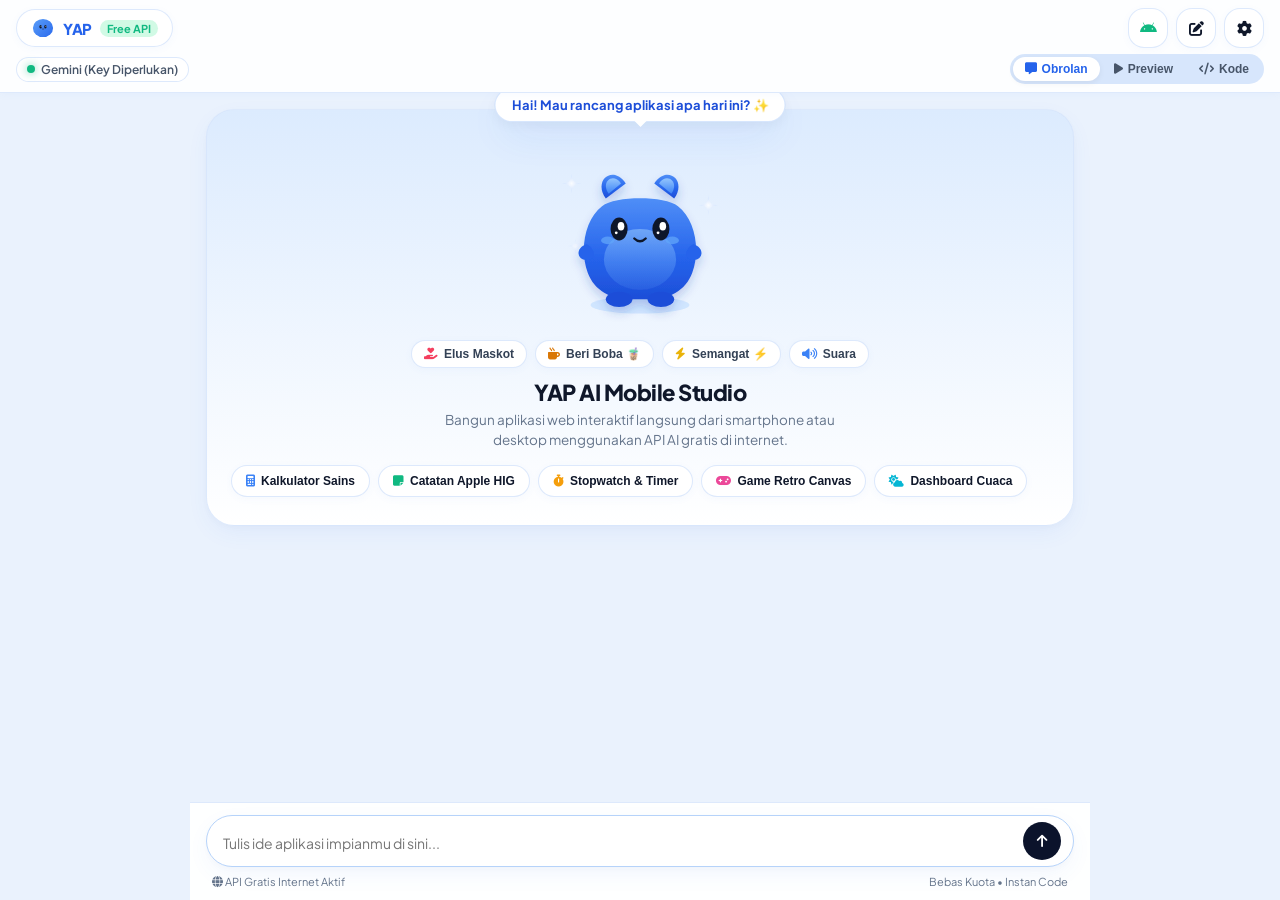
<file: index.html>
<!DOCTYPE html>
<html lang="id">
<head>
  <meta charset="UTF-8">
  <meta name="viewport" content="width=device-width, initial-scale=1.0, maximum-scale=1.0, user-scalable=no, viewport-fit=cover">
  <title>YAP - Mobile AI Studio (Free API Edition)</title>
  
  <!-- Fonts & Icons -->
  <link rel="preconnect" href="https://fonts.googleapis.com">
  <link rel="preconnect" href="https://fonts.gstatic.com" crossorigin>
  <link href="https://fonts.googleapis.com/css2?family=Plus+Jakarta+Sans:wght@400;500;600;700;800&family=JetBrains+Mono:wght@400;600;700&display=swap" rel="stylesheet">
  <link rel="stylesheet" href="https://cdnjs.cloudflare.com/ajax/libs/font-awesome/6.5.1/css/all.min.css">
  
  <!-- Custom Design System Stylesheet -->
  <link rel="stylesheet" href="css/style.css">
</head>
<body>

  <!-- Top App Navigation Header -->
  <header class="app-header">
    <div class="header-top">
      <div class="header-left">
        <div class="brand-pill" onclick="switchTab('chat')">
          <svg class="brand-logo-img" viewBox="0 0 100 100" fill="none" xmlns="http://www.w3.org/2000/svg">
            <ellipse cx="50" cy="50" rx="42" ry="38" fill="url(#brandGrad)" />
            <ellipse cx="40" cy="45" rx="5" ry="7" fill="#0F172A" />
            <circle cx="42" cy="43" r="2" fill="#FFFFFF" />
            <ellipse cx="60" cy="45" rx="5" ry="7" fill="#0F172A" />
            <circle cx="62" cy="43" r="2" fill="#FFFFFF" />
            <path d="M 46 54 Q 50 58 54 54" stroke="#0F172A" stroke-width="2" stroke-linecap="round" fill="none" />
            <defs>
              <linearGradient id="brandGrad" x1="0" y1="0" x2="100" y2="100" gradientUnits="userSpaceOnUse">
                <stop stop-color="#60A5FA"/>
                <stop offset="1" stop-color="#2563EB"/>
              </linearGradient>
            </defs>
          </svg>
          <span class="brand-title">YAP</span>
          <span class="brand-badge">Free API</span>
        </div>
      </div>

      <div class="header-right">
        <a href="yap.apk" download="yap.apk" class="icon-btn" title="Unduh YAP Mobile APK (Android)" aria-label="Unduh APK" style="color:#10b981;text-decoration:none;">
          <i class="fa-brands fa-android"></i>
        </a>
        <button class="icon-btn" onclick="clearChatHistory()" title="Obrolan Baru / Bersihkan" aria-label="Obrolan Baru">
          <i class="fa-solid fa-pen-to-square"></i>
        </button>
        <button class="icon-btn" onclick="openSettingsModal()" title="Pengaturan API &amp; Model" aria-label="Pengaturan">
          <i class="fa-solid fa-gear"></i>
        </button>
      </div>
    </div>

    <!-- Secondary Tab Navigation & API Status -->
    <div class="header-sub">
      <div class="api-status-badge" id="header-api-status" title="API Status: Terhubung">
        <span class="status-dot"></span>
        <span id="header-api-badge">Pollinations (openai)</span>
      </div>

      <nav class="nav-tabs" aria-label="Navigasi Utama">
        <button class="nav-tab-btn active" id="btn-tab-chat" onclick="switchTab('chat')">
          <i class="fa-solid fa-message"></i> Obrolan
        </button>
        <button class="nav-tab-btn" id="btn-tab-preview" onclick="switchTab('preview')">
          <i class="fa-solid fa-play"></i> Preview
        </button>
        <button class="nav-tab-btn" id="btn-tab-code" onclick="switchTab('code')">
          <i class="fa-solid fa-code"></i> Kode
        </button>
      </nav>
    </div>
  </header>

  <!-- Main Viewports Container -->
  <main class="main-viewport">

    <!-- ================= VIEW 1: CHAT & BUILDER ================= -->
    <section class="tab-view active" id="tab-chat" aria-label="Tampilan Obrolan AI">
      <div class="chat-scroll" id="chat-scroll">
        
        <!-- Interactive Mascot Hero Card -->
        <div class="mascot-hero-card">
          
          <div class="mascot-interactive-container" id="mascot-interactive-box" title="Klik maskot untuk interaksi!">
            <!-- Dynamic Floating Speech Bubble -->
            <div class="mascot-speech-bubble" id="mascot-speech-bubble">
              <span id="mascot-bubble-text">Hai! Mau rancang aplikasi apa hari ini? ✨</span>
            </div>

            <!-- Floating Particles Burst -->
            <div id="mascot-particles"></div>

            <!-- Mascot SVG Character (Symmetric Cute Resting Paws - NO awkward long waving arm!) -->
            <div class="mascot-svg-wrap" id="mascot-svg-wrap">
              <svg xmlns="http://www.w3.org/2000/svg" viewBox="0 0 200 200" width="100%" height="100%">
                <defs>
                  <linearGradient id="mascotBodyGrad" x1="0%" y1="0%" x2="0%" y2="100%">
                    <stop offset="0%" stop-color="#4F8EF7" />
                    <stop offset="60%" stop-color="#2563EB" />
                    <stop offset="100%" stop-color="#1D4ED8" />
                  </linearGradient>

                  <linearGradient id="bellySoftGrad" x1="0%" y1="0%" x2="0%" y2="100%">
                    <stop offset="0%" stop-color="#93C5FD" stop-opacity="0.6" />
                    <stop offset="100%" stop-color="#60A5FA" stop-opacity="0.15" />
                  </linearGradient>

                  <linearGradient id="earGradient" x1="0%" y1="0%" x2="0%" y2="100%">
                    <stop offset="0%" stop-color="#93C5FD" />
                    <stop offset="100%" stop-color="#3B82F6" />
                  </linearGradient>

                  <filter id="softShadow" x="-10%" y="-10%" width="120%" height="130%">
                    <feDropShadow dx="0" dy="6" stdDeviation="5" flood-color="#1E40AF" flood-opacity="0.22" />
                  </filter>

                  <radialGradient id="sparkleGrad" cx="50%" cy="50%" r="50%">
                    <stop offset="0%" stop-color="#FFFFFF" />
                    <stop offset="100%" stop-color="#C7DCFF" stop-opacity="0.8" />
                  </radialGradient>
                </defs>

                <!-- Ambient Sparkle Stars -->
                <g opacity="0.85">
                  <path d="M 28 42 Q 28 52 18 52 Q 28 52 28 62 Q 28 52 38 52 Q 28 52 28 42 Z" fill="url(#sparkleGrad)" />
                  <path d="M 172 65 Q 172 75 162 75 Q 172 75 172 85 Q 172 75 182 75 Q 172 75 172 65 Z" fill="url(#sparkleGrad)" />
                  <path d="M 32 110 Q 32 118 24 118 Q 32 118 32 126 Q 32 118 40 118 Q 32 118 32 110 Z" fill="url(#sparkleGrad)" opacity="0.6" />
                </g>

                <!-- Ground Shadow -->
                <ellipse cx="100" cy="180" rx="52" ry="9" fill="#93C5FD" opacity="0.32" />

                <!-- Character Group -->
                <g filter="url(#softShadow)">
                  <!-- Left Ear -->
                  <path d="M 64 68 C 50 48, 72 32, 85 52 Z" fill="url(#mascotBodyGrad)" />
                  <path d="M 67 63 C 58 50, 72 40, 80 52 Z" fill="url(#earGradient)" />

                  <!-- Right Ear -->
                  <path d="M 136 68 C 150 48, 128 32, 115 52 Z" fill="url(#mascotBodyGrad)" />
                  <path d="M 133 63 C 142 50, 128 40, 120 52 Z" fill="url(#earGradient)" />

                  <!-- Chubby Pear Body -->
                  <path d="
                    M 60 76
                    C 42 90, 36 122, 45 146
                    C 52 165, 70 174, 88 174
                    L 112 174
                    C 130 174, 148 165, 155 146
                    C 164 122, 158 90, 140 76
                    C 126 65, 74 65, 60 76 Z
                  " fill="url(#mascotBodyGrad)" />

                  <!-- Belly Highlight -->
                  <ellipse cx="100" cy="132" rx="38" ry="32" fill="url(#bellySoftGrad)" />

                  <!-- Feet -->
                  <ellipse cx="78" cy="174" rx="14" ry="8" fill="#1D4ED8" />
                  <ellipse cx="122" cy="174" rx="14" ry="8" fill="#1D4ED8" />

                  <!-- Left Paw (Cute Resting Paw) -->
                  <path id="mascot-left-arm" d="M 44 116 C 30 120, 34 136, 48 132 C 54 130, 52 120, 44 116 Z" fill="#2563EB" />

                  <!-- Right Paw (Symmetric Cute Resting Paw - Clean & Cute!) -->
                  <path id="mascot-right-arm" d="M 156 116 C 170 120, 166 136, 152 132 C 146 130, 148 120, 156 116 Z" fill="#2563EB" />

                  <!-- === Face Layers === -->
                  <!-- 1. Normal Eyes with Trackable Pupils -->
                  <g id="mascot-eyes-normal">
                    <!-- Left Socket & Pupil -->
                    <ellipse cx="78" cy="100" rx="9" ry="12" fill="#0F172A" />
                    <g id="mascot-pupil-left">
                      <ellipse cx="80" cy="97" rx="3.5" ry="4.5" fill="#FFFFFF" />
                      <circle cx="75" cy="104" r="1.5" fill="#FFFFFF" />
                    </g>

                    <!-- Right Socket & Pupil -->
                    <ellipse cx="122" cy="100" rx="9" ry="12" fill="#0F172A" />
                    <g id="mascot-pupil-right">
                      <ellipse cx="124" cy="97" rx="3.5" ry="4.5" fill="#FFFFFF" />
                      <circle cx="119" cy="104" r="1.5" fill="#FFFFFF" />
                    </g>
                  </g>

                  <!-- 2. Happy / Curved Eyes (Active when Laughing / Happy) -->
                  <g id="mascot-eyes-happy" style="display:none;">
                    <path d="M 68 100 Q 78 88 88 100" fill="none" stroke="#0F172A" stroke-width="3.6" stroke-linecap="round" />
                    <path d="M 112 100 Q 122 88 132 100" fill="none" stroke="#0F172A" stroke-width="3.6" stroke-linecap="round" />
                  </g>

                  <!-- 3. Heart Eyes (Active on Pet / In Love) -->
                  <g id="mascot-eyes-love" style="display:none;">
                    <path d="M 78 94 C 74 88, 66 90, 68 98 C 70 104, 78 108, 78 111 C 78 108, 86 104, 88 98 C 90 90, 82 88, 78 94 Z" fill="#F43F5E" />
                    <path d="M 122 94 C 118 88, 110 90, 112 98 C 114 104, 122 108, 122 111 C 122 108, 130 104, 132 98 C 134 90, 126 88, 122 94 Z" fill="#F43F5E" />
                  </g>

                  <!-- Cheeks -->
                  <ellipse id="mascot-cheek-left" cx="66" cy="112" rx="7" ry="4" fill="#60A5FA" opacity="0.75" />
                  <ellipse id="mascot-cheek-right" cx="134" cy="112" rx="7" ry="4" fill="#60A5FA" opacity="0.75" />

                  <!-- Mouths -->
                  <path id="mascot-mouth-normal" d="M 94 110 Q 100 116 106 110" fill="none" stroke="#0F172A" stroke-width="2.5" stroke-linecap="round" />
                  <path id="mascot-mouth-happy" d="M 92 110 Q 100 122 108 110 Z" fill="#FB7185" stroke="#0F172A" stroke-width="2" style="display:none;" />
                  <ellipse id="mascot-mouth-surprised" cx="100" cy="114" rx="4" ry="6" fill="#0F172A" style="display:none;" />
                </g>
              </svg>
            </div>
          </div>

          <!-- Interactive Mascot Action Buttons -->
          <div class="mascot-action-bar">
            <button class="mascot-btn" onclick="mascotAction('pet')">
              <i class="fa-solid fa-hand-holding-heart" style="color:#f43f5e;"></i> Elus Maskot
            </button>
            <button class="mascot-btn" onclick="mascotAction('boba')">
              <i class="fa-solid fa-mug-hot" style="color:#d97706;"></i> Beri Boba 🧋
            </button>
            <button class="mascot-btn" onclick="mascotAction('boost')">
              <i class="fa-solid fa-bolt" style="color:#eab308;"></i> Semangat ⚡
            </button>
            <button class="mascot-btn" onclick="mascotAction('sound')" title="Nyalakan/Matikan Efek Suara">
              <i class="fa-solid fa-volume-high" style="color:#3b82f6;"></i> Suara
            </button>
          </div>

          <h2 class="hero-title">YAP AI Mobile Studio</h2>
          <p class="hero-subtitle">Bangun aplikasi web interaktif langsung dari smartphone atau desktop menggunakan API AI gratis di internet.</p>

          <!-- Prompt Inspiration Chips Bar -->
          <div class="prompt-chips-bar">
            <button class="prompt-chip" onclick="useChip('Buatkan aplikasi kalkulator modern estetik dengan tombol sains dan riwayat')">
              <i class="fa-solid fa-calculator" style="color:#3b82f6;"></i> Kalkulator Sains
            </button>
            <button class="prompt-chip" onclick="useChip('Buatkan aplikasi catatan cerdas (Notes App) bergaya Apple HIG dengan fitur pin dan tag')">
              <i class="fa-solid fa-note-sticky" style="color:#10b981;"></i> Catatan Apple HIG
            </button>
            <button class="prompt-chip" onclick="useChip('Buatkan aplikasi stopwatch dan timer modern lengkap dengan lap recording dan suara')">
              <i class="fa-solid fa-stopwatch" style="color:#f59e0b;"></i> Stopwatch &amp; Timer
            </button>
            <button class="prompt-chip" onclick="useChip('Buatkan game arkade retro luar angkasa dengan canvas 60fps dan kontrol sentuh HP')">
              <i class="fa-solid fa-gamepad" style="color:#ec4899;"></i> Game Retro Canvas
            </button>
            <button class="prompt-chip" onclick="useChip('Buatkan dashboard cuaca interaktif dengan kartu glassmorphism dan ramalan mingguan')">
              <i class="fa-solid fa-cloud-sun" style="color:#06b6d4;"></i> Dashboard Cuaca
            </button>
          </div>

        </div>

      </div>

      <!-- Floating Chat Input Dock -->
      <footer class="chat-input-dock">
        <div class="input-box-wrapper">
          <textarea id="chat-input" class="chat-textarea" placeholder="Tulis ide aplikasi impianmu di sini..." rows="1"></textarea>
          <button class="chat-send-btn" id="btn-send" title="Kirim Ide" aria-label="Kirim">
            <i class="fa-solid fa-arrow-up"></i>
          </button>
        </div>
        <div class="input-helpers-bar">
          <span><i class="fa-solid fa-globe"></i> API Gratis Internet Aktif</span>
          <span>Bebas Kuota • Instan Code</span>
        </div>
      </footer>
    </section>

    <!-- ================= VIEW 2: LIVE PREVIEW ================= -->
    <section class="tab-view" id="tab-preview" aria-label="Tampilan Live Preview">
      <div class="preview-controls-bar">
        <div class="device-switcher">
          <button class="device-btn active" id="btn-device-mobile" onclick="setPreviewDevice('mobile')">
            <i class="fa-solid fa-mobile-screen"></i> Ponsel
          </button>
          <button class="device-btn" id="btn-device-desktop" onclick="setPreviewDevice('desktop')">
            <i class="fa-solid fa-laptop"></i> Layar Penuh
          </button>
        </div>

        <div style="display:flex; gap:8px;">
          <button class="icon-btn" onclick="reloadPreview()" title="Muat Ulang Preview">
            <i class="fa-solid fa-rotate-right"></i>
          </button>
          <button class="icon-btn" onclick="openExternalPreview()" title="Buka di Tab Baru">
            <i class="fa-solid fa-arrow-up-right-from-square"></i>
          </button>
          <button class="icon-btn" onclick="downloadCode()" title="Unduh Berkas HTML">
            <i class="fa-solid fa-download"></i>
          </button>
        </div>
      </div>

      <div class="preview-frame-container">
        <div class="preview-frame-wrapper mobile" id="preview-frame-wrapper">
          <iframe id="preview-iframe" class="preview-iframe" sandbox="allow-scripts allow-modals allow-forms allow-same-origin"></iframe>
        </div>
      </div>
    </section>

    <!-- ================= VIEW 3: CODE INSPECTOR ================= -->
    <section class="tab-view" id="tab-code" aria-label="Tampilan Periksa Kode">
      <div class="code-editor-header">
        <div class="code-title">
          <i class="fa-solid fa-code text-blue-500"></i> Sumber Kode Single-File (HTML / CSS / JS)
        </div>
        <div style="display:flex; gap:8px;">
          <button class="card-btn secondary" onclick="copyCode()"><i class="fa-regular fa-copy"></i> Salin</button>
          <button class="card-btn primary" onclick="downloadCode()"><i class="fa-solid fa-download"></i> Unduh .html</button>
        </div>
      </div>
      <textarea id="code-editor" class="code-editor-area" readonly placeholder="// Kode aplikasi web yang dihasilkan akan muncul di sini..."></textarea>
    </section>

  </main>

  <!-- ================= SETTINGS MODAL ================= -->
  <div class="modal-overlay" id="settings-modal" onclick="closeSettingsModal()">
    <div class="modal-card" onclick="event.stopPropagation()">
      <div class="modal-header">
        <div class="modal-title">
          <i class="fa-solid fa-sliders text-blue-500"></i> Pengaturan API Gratis
        </div>
        <button class="icon-btn" onclick="closeSettingsModal()" style="width:32px;height:32px;">
          <i class="fa-solid fa-xmark"></i>
        </button>
      </div>

      <div class="modal-body">
        <div class="form-group">
          <label class="form-label">Penyedia AI (Gratis &amp; Cepat)</label>
          <select class="form-select" id="select-provider" onchange="updateSettingsFields()">
            <option value="gemini">Google Gemini Free API (Rekomendasi Google AI Studio)</option>
            <option value="groq">Groq Cloud Free API (Ultra Cepat &amp; Pintar)</option>
            <option value="pollinations">Pollinations.ai (Tanpa API Key, Terkadang Antre)</option>
          </select>
          <span class="form-hint" id="provider-hint">Gunakan Google Gemini atau Groq untuk respon < 1 detik tanpa antre.</span>
        </div>

        <!-- Google Gemini Settings Group -->
        <div class="form-group" id="group-gemini">
          <label class="form-label">Google Gemini API Key (100% Gratis)</label>
          <input type="password" class="form-input" id="input-gemini-key" placeholder="AIzaSy...">
          <div style="display:flex; justify-content:space-between; align-items:center; margin-top:4px;">
            <span class="form-hint">Dapatkan gratis tanpa kartu kredit di <a href="https://aistudio.google.com/app/apikey" target="_blank" style="color:var(--blue-600);font-weight:700;">Google AI Studio ↗</a></span>
          </div>
          <label class="form-label" style="margin-top:10px;">Model Gemini</label>
          <select class="form-select" id="select-gemini-model">
            <option value="gemini-2.0-flash">Gemini 2.0 Flash (Generasi Terbaru, Cepat &amp; Kreatif)</option>
            <option value="gemini-1.5-flash">Gemini 1.5 Flash (Sangat Stabil &amp; Ringan)</option>
          </select>
        </div>

        <!-- Groq Settings Group -->
        <div class="form-group" id="group-groq" style="display:none;">
          <label class="form-label">Groq Cloud API Key (100% Gratis)</label>
          <input type="password" class="form-input" id="input-groq-key" placeholder="gsk_...">
          <div style="display:flex; justify-content:space-between; align-items:center; margin-top:4px;">
            <span class="form-hint">Dapatkan gratis di <a href="https://console.groq.com/keys" target="_blank" style="color:var(--blue-600);font-weight:700;">Groq Console ↗</a></span>
          </div>
          <label class="form-label" style="margin-top:10px;">Model Groq</label>
          <select class="form-select" id="select-groq-model">
            <option value="llama-3.3-70b-versatile">Llama 3.3 70B Versatile (Spesialis Kode Web Canggih)</option>
            <option value="llama-3.1-8b-instant">Llama 3.1 8B Instant (Paling Cepat)</option>
          </select>
        </div>

        <!-- Pollinations Settings Group -->
        <div class="form-group" id="group-pollinations" style="display:none;">
          <label class="form-label">Model Pollinations.ai</label>
          <select class="form-select" id="select-pollinations-model">
            <option value="openai">OpenAI GPT-4o-mini (Default)</option>
            <option value="mistral">Mistral Small</option>
            <option value="qwen-coder">Qwen 2.5 Coder</option>
          </select>
          <span class="form-hint">Tidak memerlukan API Key, tetapi kecepatan tergantung trafik publik.</span>
        </div>
      </div>

      <div class="modal-footer">
        <button class="card-btn secondary" onclick="closeSettingsModal()">Batal</button>
        <button class="card-btn primary" onclick="saveSettings()">Simpan Pengaturan</button>
      </div>
    </div>
  </div>

  <!-- Toast Notification Container -->
  <div id="toast-msg" class="toast-msg"></div>

  <!-- Main JavaScript Engine -->
  <script src="js/app.js"></script>
</body>
</html>
</file>
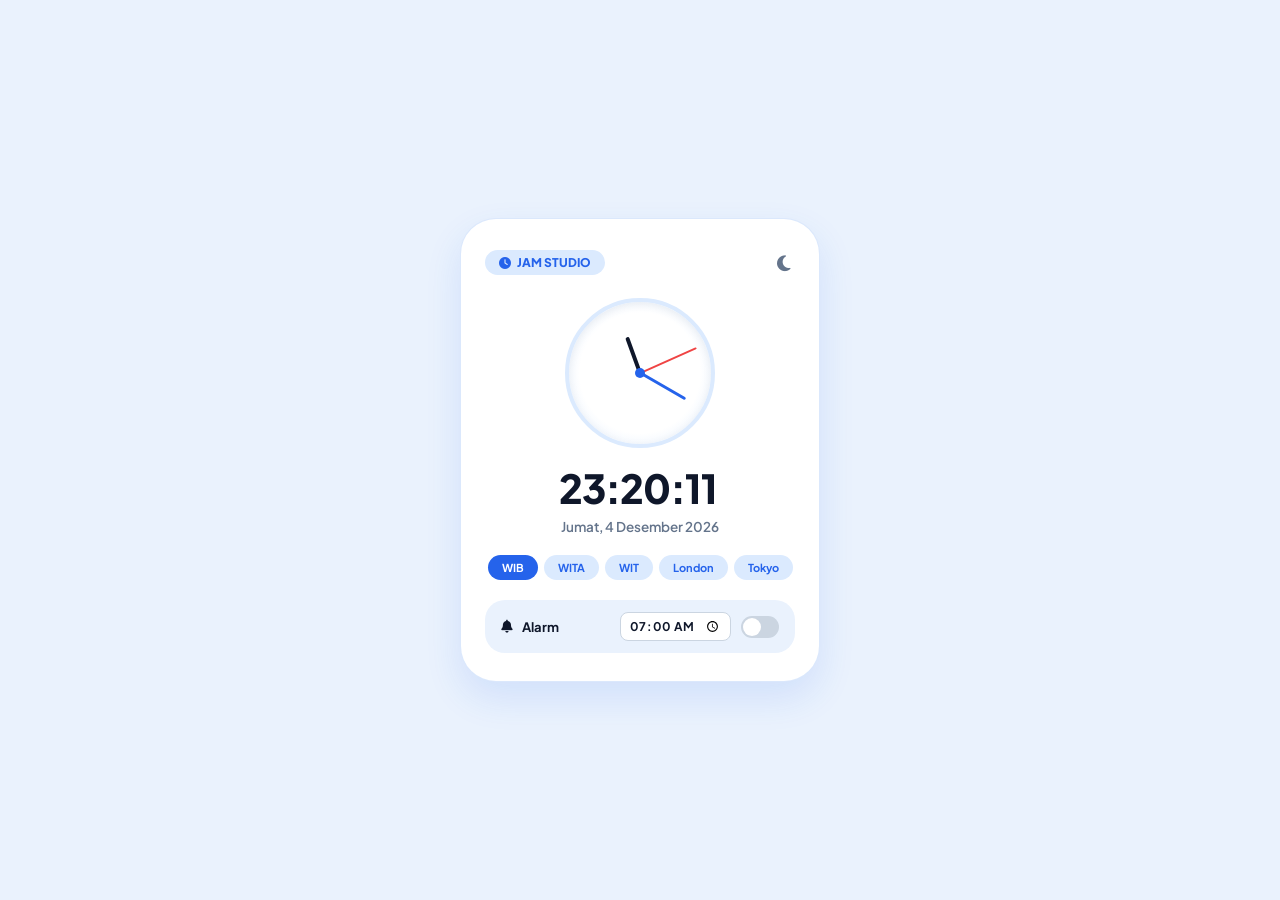
<file: jam.html>
<!DOCTYPE html>
<html lang="id">
<head>
  <meta charset="UTF-8">
  <meta name="viewport" content="width=device-width, initial-scale=1.0, maximum-scale=1.0, user-scalable=no">
  <title>Jam Digital & Analog Estetik</title>
  <link rel="preconnect" href="https://fonts.googleapis.com">
  <link rel="preconnect" href="https://fonts.gstatic.com" crossorigin>
  <link href="https://fonts.googleapis.com/css2?family=Plus+Jakarta+Sans:wght@500;600;700;800&family=JetBrains+Mono:wght@700;800&display=swap" rel="stylesheet">
  <link rel="stylesheet" href="https://cdnjs.cloudflare.com/ajax/libs/font-awesome/6.5.1/css/all.min.css">
  <style>
    :root {
      --bg: #eaf2fd;
      --card: #ffffff;
      --text: #0f172a;
      --muted: #64748b;
      --accent: #2563eb;
      --accent-soft: #dbeafe;
      --border: rgba(215, 230, 252, 0.9);
      --shadow: 0 16px 36px rgba(37, 99, 235, 0.12);
    }
    body.dark {
      --bg: #0b132b;
      --card: #1c2541;
      --text: #f8fafc;
      --muted: #94a3b8;
      --accent: #60a5fa;
      --accent-soft: #1e3a8a;
      --border: rgba(255, 255, 255, 0.1);
      --shadow: 0 16px 36px rgba(0, 0, 0, 0.4);
    }
    * { box-sizing: border-box; margin: 0; padding: 0; font-family: 'Plus Jakarta Sans', sans-serif; transition: background-color 0.3s, color 0.3s; }
    body { background: var(--bg); min-height: 100vh; display: flex; flex-direction: column; align-items: center; justify-content: center; padding: 16px; user-select: none; }
    .clock-card { background: var(--card); border-radius: 36px; padding: 28px 24px; width: 100%; max-width: 360px; box-shadow: var(--shadow); border: 1.5px solid var(--border); display: flex; flex-direction: column; align-items: center; gap: 20px; }
    .top-row { width: 100%; display: flex; justify-content: space-between; align-items: center; }
    .app-badge { font-size: 12px; font-weight: 800; background: var(--accent-soft); color: var(--accent); padding: 5px 14px; border-radius: 9999px; display: flex; align-items: center; gap: 6px; }
    .icon-toggle { background: transparent; border: none; font-size: 18px; color: var(--muted); cursor: pointer; padding: 4px; }
    /* Analog Clock */
    .analog-clock { width: 150px; height: 150px; border-radius: 50%; border: 4px solid var(--accent-soft); position: relative; background: radial-gradient(circle, var(--card) 60%, var(--accent-soft) 100%); box-shadow: inset 0 2px 8px rgba(0,0,0,0.06); }
    .center-pin { width: 10px; height: 10px; background: var(--accent); border-radius: 50%; position: absolute; top: 50%; left: 50%; transform: translate(-50%, -50%); z-index: 10; }
    .hand { position: absolute; bottom: 50%; left: 50%; transform-origin: bottom center; border-radius: 4px; }
    .hand.hour { width: 4px; height: 38px; background: var(--text); margin-left: -2px; }
    .hand.minute { width: 3px; height: 52px; background: var(--accent); margin-left: -1.5px; }
    .hand.second { width: 1.5px; height: 62px; background: #ef4444; margin-left: -0.75px; }
    /* Digital Time */
    .digital-box { text-align: center; }
    .digital-time { font-family: 'JetBrains Mono', monospace; font-size: 40px; font-weight: 800; color: var(--text); letter-spacing: -1px; line-height: 1; }
    .ampm { font-size: 16px; font-weight: 700; color: var(--accent); margin-left: 4px; }
    .date-label { font-size: 13.5px; font-weight: 600; color: var(--muted); margin-top: 8px; }
    /* Timezone pills */
    .tz-pills { display: flex; gap: 6px; width: 100%; justify-content: center; }
    .tz-btn { border: none; background: var(--accent-soft); color: var(--accent); font-weight: 700; font-size: 11px; padding: 6px 14px; border-radius: 9999px; cursor: pointer; transition: all 0.2s; }
    .tz-btn.active { background: var(--accent); color: #ffffff; }
    /* Alarm Section */
    .alarm-box { width: 100%; background: var(--bg); border-radius: 20px; padding: 12px 16px; display: flex; align-items: center; justify-content: space-between; }
    .alarm-left { display: flex; align-items: center; gap: 10px; font-size: 13px; font-weight: 700; color: var(--text); }
    .alarm-time-input { border: 1px solid #cbd5e1; border-radius: 8px; padding: 4px 8px; font-family: inherit; font-size: 12px; font-weight: 700; background: var(--card); color: var(--text); outline: none; }
    .alarm-toggle { width: 38px; height: 22px; border-radius: 11px; background: #cbd5e1; position: relative; cursor: pointer; transition: background 0.3s; }
    .alarm-toggle.on { background: var(--accent); }
    .alarm-thumb { width: 18px; height: 18px; border-radius: 50%; background: white; position: absolute; top: 2px; left: 2px; transition: transform 0.3s; }
    .alarm-toggle.on .alarm-thumb { transform: translateX(16px); }
  </style>
</head>
<body>
  <div class="clock-card">
    <div class="top-row">
      <div class="app-badge"><i class="fa-solid fa-clock"></i> JAM STUDIO</div>
      <button class="icon-toggle" onclick="toggleTheme()" title="Ubah Tema"><i class="fa-solid fa-moon" id="theme-icon"></i></button>
    </div>

    <!-- Analog Clock -->
    <div class="analog-clock">
      <div class="center-pin"></div>
      <div class="hand hour" id="hour-hand"></div>
      <div class="hand minute" id="min-hand"></div>
      <div class="hand second" id="sec-hand"></div>
    </div>

    <!-- Digital Clock -->
    <div class="digital-box">
      <div class="digital-time">
        <span id="dig-time">00:00:00</span><span class="ampm" id="dig-ampm"></span>
      </div>
      <div class="date-label" id="dig-date">Memuat tanggal...</div>
    </div>

    <!-- Timezones -->
    <div class="tz-pills">
      <button class="tz-btn active" onclick="setTz(0, this)">WIB</button>
      <button class="tz-btn" onclick="setTz(1, this)">WITA</button>
      <button class="tz-btn" onclick="setTz(2, this)">WIT</button>
      <button class="tz-btn" onclick="setTz(-7, this)">London</button>
      <button class="tz-btn" onclick="setTz(2, this)">Tokyo</button>
    </div>

    <!-- Alarm Box -->
    <div class="alarm-box">
      <div class="alarm-left">
        <i class="fa-solid fa-bell"></i>
        <span>Alarm</span>
      </div>
      <div style="display:flex;align-items:center;gap:10px;">
        <input type="time" id="alarm-time" class="alarm-time-input" value="07:00">
        <div class="alarm-toggle" id="alarm-toggle" onclick="toggleAlarm()">
          <div class="alarm-thumb"></div>
        </div>
      </div>
    </div>
  </div>

  <script>
    let tzOffset = 0;
    let alarmOn = false;
    let is24 = true;
    const days = ['Minggu','Senin','Selasa','Rabu','Kamis','Jumat','Sabtu'];
    const months = ['Januari','Februari','Maret','April','Mei','Juni','Juli','Agustus','September','Oktober','November','Desember'];

    function updateClock() {
      const now = new Date();
      const utc = now.getTime() + (now.getTimezoneOffset() * 60000);
      const targetTime = new Date(utc + (3600000 * (7 + tzOffset)));

      const h = targetTime.getHours();
      const m = targetTime.getMinutes();
      const s = targetTime.getSeconds();

      const degH = (h % 12) * 30 + m * 0.5;
      const degM = m * 6;
      const degS = s * 6;
      document.getElementById('hour-hand').style.transform = 'rotate(' + degH + 'deg)';
      document.getElementById('min-hand').style.transform = 'rotate(' + degM + 'deg)';
      document.getElementById('sec-hand').style.transform = 'rotate(' + degS + 'deg)';

      const dispH = is24 ? String(h).padStart(2, '0') : String(h % 12 || 12).padStart(2, '0');
      const dispM = String(m).padStart(2, '0');
      const dispS = String(s).padStart(2, '0');
      document.getElementById('dig-time').textContent = dispH + ':' + dispM + ':' + dispS;
      document.getElementById('dig-ampm').textContent = is24 ? '' : (h >= 12 ? ' PM' : ' AM');

      const dayName = days[targetTime.getDay()];
      const monthName = months[targetTime.getMonth()];
      document.getElementById('dig-date').textContent = dayName + ', ' + targetTime.getDate() + ' ' + monthName + ' ' + targetTime.getFullYear();

      if (alarmOn) {
        const alarmVal = document.getElementById('alarm-time').value;
        const curHM = String(h).padStart(2, '0') + ':' + String(m).padStart(2, '0');
        if (alarmVal === curHM && s === 0) {
          playAlarmChime();
        }
      }
    }

    function setTz(offset, btn) {
      tzOffset = offset;
      document.querySelectorAll('.tz-btn').forEach(b => b.classList.remove('active'));
      btn.classList.add('active');
      updateClock();
    }

    function toggleTheme() {
      document.body.classList.toggle('dark');
      const icon = document.getElementById('theme-icon');
      icon.className = document.body.classList.contains('dark') ? 'fa-solid fa-sun' : 'fa-solid fa-moon';
    }

    function toggleAlarm() {
      alarmOn = !alarmOn;
      const t = document.getElementById('alarm-toggle');
      if (alarmOn) { t.classList.add('on'); } else { t.classList.remove('on'); }
    }

    function playAlarmChime() {
      try {
        const ctx = new (window.AudioContext || window.webkitAudioContext)();
        for (let i = 0; i < 4; i++) {
          const osc = ctx.createOscillator();
          const gain = ctx.createGain();
          osc.connect(gain);
          gain.connect(ctx.destination);
          osc.frequency.setValueAtTime(880, ctx.currentTime + i * 0.25);
          gain.gain.setValueAtTime(0.2, ctx.currentTime + i * 0.25);
          gain.gain.exponentialRampToValueAtTime(0.01, ctx.currentTime + i * 0.25 + 0.18);
          osc.start(ctx.currentTime + i * 0.25);
          osc.stop(ctx.currentTime + i * 0.25 + 0.18);
        }
      } catch (e) {}
    }

    setInterval(updateClock, 1000);
    updateClock();
  </script>
</body>
</html>
</file>
<file: css/style.css>
/* ====================================================================
   TAP - Mobile AI Studio (Free API Edition)
   Design System: Foku Pastel Sky (Version 2.5)
   ==================================================================== */

:root {
  /* Primitive Colors */
  --sky-50: #f4f8fe;
  --sky-100: #eaf2fd;
  --sky-200: #d7e6fc;
  --sky-300: #b6d3fa;
  --white: #ffffff;
  
  --blue-400: #60a5fa;
  --blue-500: #3b82f6;
  --blue-600: #2563eb;
  --blue-700: #1d4ed8;

  --navy-900: #0f172a;
  --navy-950: #0b132b;

  --slate-100: #f1f5f9;
  --slate-200: #e2e8f0;
  --slate-300: #cbd5e1;
  --slate-400: #94a3b8;
  --slate-500: #64748b;
  --slate-600: #475569;
  --slate-700: #334155;
  --slate-800: #1e293b;
  --slate-900: #0f172a;

  --coral-500: #ff6b8b;
  --coral-100: #ffe4ea;
  --mint-500: #10b981;
  --mint-100: #d1fae5;
  --amber-500: #f59e0b;
  --amber-100: #fef3c7;

  /* Semantics */
  --bg-canvas: #eaf2fd;
  --bg-card: #ffffff;
  --bg-subtle: #f4f8fe;
  --text-heading: #0f172a;
  --text-body: #334155;
  --text-muted: #64748b;
  --border-card: rgba(215, 230, 252, 0.85);
  --accent-mascot: #3b82f6;
  --accent-pill: #e3eefd;
  --btn-primary: #0b132b;
  --btn-primary-text: #ffffff;

  /* Sizing & Radii */
  --radius-sm: 10px;
  --radius-md: 16px;
  --radius-lg: 22px;
  --radius-xl: 28px;
  --radius-full: 9999px;

  /* Shadows */
  --shadow-subtle: 0 2px 8px rgba(67, 121, 242, 0.04);
  --shadow-card: 0 8px 24px -4px rgba(67, 121, 242, 0.08), 0 2px 6px rgba(0, 0, 0, 0.02);
  --shadow-float: 0 16px 40px -8px rgba(37, 99, 235, 0.12), 0 4px 12px rgba(0, 0, 0, 0.04);
  --shadow-button: 0 4px 14px rgba(11, 19, 43, 0.22);
}

* {
  box-sizing: border-box;
  margin: 0;
  padding: 0;
  -webkit-tap-highlight-color: transparent;
}

body {
  font-family: 'Plus Jakarta Sans', -apple-system, BlinkMacSystemFont, 'Segoe UI', Roboto, sans-serif;
  background-color: var(--bg-canvas);
  color: var(--text-body);
  min-height: 100vh;
  min-height: 100dvh;
  display: flex;
  flex-direction: column;
  overflow-x: hidden;
  user-select: none;
}

/* ================= APP HEADER ================= */
.app-header {
  position: sticky;
  top: 0;
  z-index: 50;
  background: rgba(255, 255, 255, 0.88);
  backdrop-filter: blur(16px);
  -webkit-backdrop-filter: blur(16px);
  border-bottom: 1px solid var(--border-card);
  padding: 8px 16px;
  display: flex;
  flex-direction: column;
  gap: 6px;
  box-shadow: var(--shadow-subtle);
}

.header-top {
  display: flex;
  align-items: center;
  justify-content: space-between;
}

.header-left, .header-right {
  display: flex;
  align-items: center;
  gap: 8px;
}

.icon-btn {
  width: 40px;
  height: 40px;
  border-radius: var(--radius-md);
  border: 1px solid var(--border-card);
  background: var(--white);
  color: var(--text-heading);
  display: flex;
  align-items: center;
  justify-content: center;
  cursor: pointer;
  font-size: 15px;
  transition: all 0.2s ease;
  box-shadow: var(--shadow-subtle);
}

.icon-btn:hover {
  background: var(--sky-100);
  transform: translateY(-1px);
}

.icon-btn:active {
  transform: scale(0.95);
}

.brand-pill {
  display: flex;
  align-items: center;
  gap: 8px;
  padding: 6px 14px;
  background: var(--white);
  border: 1px solid var(--border-card);
  border-radius: var(--radius-full);
  cursor: pointer;
  transition: all 0.2s ease;
  box-shadow: var(--shadow-subtle);
}

.brand-pill:hover {
  background: var(--sky-50);
}

.brand-logo-img {
  width: 24px;
  height: 24px;
}

.brand-title {
  font-weight: 800;
  font-size: 15px;
  letter-spacing: -0.3px;
  color: var(--blue-600);
}

.brand-badge {
  font-size: 11px;
  font-weight: 700;
  padding: 2px 7px;
  border-radius: var(--radius-full);
  background: var(--mint-100);
  color: var(--mint-500);
}

.header-sub {
  display: flex;
  align-items: center;
  justify-content: space-between;
  gap: 8px;
}

.api-status-badge {
  display: flex;
  align-items: center;
  gap: 6px;
  font-size: 12px;
  font-weight: 600;
  color: var(--slate-600);
  background: var(--white);
  padding: 4px 10px;
  border-radius: var(--radius-full);
  border: 1px solid var(--border-card);
}

.status-dot {
  width: 8px;
  height: 8px;
  border-radius: 50%;
  background: var(--mint-500);
  box-shadow: 0 0 8px rgba(16, 185, 129, 0.6);
  animation: pulse-dot 2s infinite ease-in-out;
}

@keyframes pulse-dot {
  0%, 100% { transform: scale(1); opacity: 1; }
  50% { transform: scale(1.3); opacity: 0.7; }
}

.nav-tabs {
  display: flex;
  background: var(--sky-200);
  padding: 3px;
  border-radius: var(--radius-full);
  gap: 2px;
}

.nav-tab-btn {
  border: none;
  background: transparent;
  padding: 5px 12px;
  border-radius: var(--radius-full);
  font-size: 12px;
  font-weight: 700;
  color: var(--slate-600);
  cursor: pointer;
  display: flex;
  align-items: center;
  gap: 5px;
  transition: all 0.2s ease;
}

.nav-tab-btn.active {
  background: var(--white);
  color: var(--blue-600);
  box-shadow: 0 2px 6px rgba(0, 0, 0, 0.06);
}

/* ================= MAIN CONTAINER ================= */
.main-viewport {
  flex: 1;
  display: flex;
  flex-direction: column;
  position: relative;
  overflow: hidden;
  max-width: 900px;
  width: 100%;
  margin: 0 auto;
}

.tab-view {
  display: none;
  flex: 1;
  flex-direction: column;
  height: calc(100vh - 110px);
  height: calc(100dvh - 110px);
  overflow-y: auto;
}

.tab-view.active {
  display: flex;
}

/* ================= CHAT VIEW ================= */
.chat-scroll {
  flex: 1;
  overflow-y: auto;
  padding: 16px;
  display: flex;
  flex-direction: column;
  gap: 16px;
  scroll-behavior: smooth;
}

/* Mascot Welcome Hero Card */
.mascot-hero-card {
  background: linear-gradient(180deg, #dcebfe 0%, #ffffff 100%);
  border: 1px solid var(--border-card);
  border-radius: var(--radius-xl);
  padding: 24px 20px 20px 20px;
  box-shadow: var(--shadow-card);
  display: flex;
  flex-direction: column;
  align-items: center;
  position: relative;
  text-align: center;
  margin-bottom: 8px;
}

.mascot-interactive-container {
  position: relative;
  width: 190px;
  height: 190px;
  margin-bottom: 12px;
  cursor: pointer;
  user-select: none;
}

.mascot-svg-wrap {
  width: 100%;
  height: 100%;
  transition: transform 0.15s cubic-bezier(0.175, 0.885, 0.32, 1.275);
}

.mascot-speech-bubble {
  position: absolute;
  top: -46px;
  left: 50%;
  transform: translateX(-50%);
  background: var(--white);
  padding: 8px 16px;
  border-radius: var(--radius-full);
  font-size: 13px;
  font-weight: 700;
  color: var(--blue-700);
  box-shadow: var(--shadow-float);
  border: 1px solid rgba(59, 130, 246, 0.2);
  white-space: nowrap;
  animation: floatBubble 3s ease-in-out infinite;
  pointer-events: none;
  z-index: 10;
}

.mascot-speech-bubble::after {
  content: '';
  position: absolute;
  bottom: -6px;
  left: 50%;
  transform: translateX(-50%);
  width: 0;
  height: 0;
  border-left: 6px solid transparent;
  border-right: 6px solid transparent;
  border-top: 6px solid var(--white);
}

@keyframes floatBubble {
  0%, 100% { transform: translate(-50%, 0); }
  50% { transform: translate(-50%, -6px); }
}

/* Mascot Particles */
.particle {
  position: absolute;
  pointer-events: none;
  font-size: 20px;
  z-index: 20;
  animation: flyParticle 0.85s ease-out forwards;
}

@keyframes flyParticle {
  0% { transform: translate(0, 0) scale(0.6); opacity: 1; }
  100% { transform: translate(var(--tx), var(--ty)) scale(1.2) rotate(var(--rot)); opacity: 0; }
}

/* Mascot Interactive Action Bar */
.mascot-action-bar {
  display: flex;
  align-items: center;
  justify-content: center;
  gap: 8px;
  margin-top: 4px;
  flex-wrap: wrap;
}

.mascot-btn {
  border: 1px solid var(--border-card);
  background: var(--white);
  padding: 6px 12px;
  border-radius: var(--radius-full);
  font-size: 12px;
  font-weight: 600;
  color: var(--text-body);
  cursor: pointer;
  transition: all 0.2s ease;
  display: flex;
  align-items: center;
  gap: 6px;
  box-shadow: var(--shadow-subtle);
}

.mascot-btn:hover {
  background: var(--sky-100);
  color: var(--blue-600);
  transform: translateY(-2px);
}

.mascot-btn:active {
  transform: scale(0.95);
}

/* Hero Info */
.hero-title {
  font-size: 22px;
  font-weight: 800;
  color: var(--text-heading);
  letter-spacing: -0.5px;
  margin-top: 10px;
}

.hero-subtitle {
  font-size: 13.5px;
  color: var(--text-muted);
  max-width: 420px;
  line-height: 1.45;
  margin-top: 4px;
}

/* Chips Bar */
.prompt-chips-bar {
  display: flex;
  gap: 8px;
  overflow-x: auto;
  padding: 8px 4px;
  margin-top: 8px;
  width: 100%;
  scrollbar-width: none;
}
.prompt-chips-bar::-webkit-scrollbar { display: none; }

.prompt-chip {
  flex-shrink: 0;
  background: var(--white);
  border: 1px solid var(--border-card);
  padding: 8px 14px;
  border-radius: var(--radius-full);
  font-size: 12px;
  font-weight: 600;
  color: var(--text-heading);
  cursor: pointer;
  display: flex;
  align-items: center;
  gap: 6px;
  transition: all 0.2s ease;
  box-shadow: var(--shadow-subtle);
}

.prompt-chip:hover {
  background: var(--blue-500);
  color: var(--white);
  border-color: var(--blue-500);
  transform: translateY(-2px);
}

/* Messages */
.message-bubble-wrap {
  display: flex;
  flex-direction: column;
  max-width: 85%;
  animation: fadeInMsg 0.3s ease;
}

.message-bubble-wrap.user {
  align-self: flex-end;
}

.message-bubble-wrap.ai {
  align-self: flex-start;
}

.message-bubble {
  padding: 14px 18px;
  border-radius: 20px;
  font-size: 14px;
  line-height: 1.55;
  box-shadow: var(--shadow-subtle);
  word-break: break-word;
}

.message-bubble-wrap.user .message-bubble {
  background: var(--blue-600);
  color: var(--white);
  border-bottom-right-radius: 4px;
}

.message-bubble-wrap.ai .message-bubble {
  background: var(--white);
  color: var(--text-body);
  border: 1px solid var(--border-card);
  border-bottom-left-radius: 4px;
  box-shadow: var(--shadow-card);
}

.ai-header-tag {
  display: flex;
  align-items: center;
  gap: 6px;
  font-size: 11px;
  font-weight: 700;
  color: var(--blue-600);
  margin-bottom: 6px;
}

.app-ready-card {
  margin-top: 10px;
  background: var(--sky-50);
  border: 1px solid var(--sky-300);
  border-radius: var(--radius-md);
  padding: 12px 14px;
  display: flex;
  flex-direction: column;
  gap: 8px;
}

.app-ready-card h4 {
  font-size: 13px;
  font-weight: 800;
  color: var(--blue-700);
  display: flex;
  align-items: center;
  gap: 6px;
}

.card-actions {
  display: flex;
  gap: 8px;
  flex-wrap: wrap;
}

.card-btn {
  padding: 6px 12px;
  border-radius: var(--radius-full);
  font-size: 12px;
  font-weight: 700;
  border: none;
  cursor: pointer;
  display: inline-flex;
  align-items: center;
  gap: 6px;
  transition: all 0.2s ease;
}

.card-btn.primary {
  background: var(--blue-600);
  color: var(--white);
}

.card-btn.secondary {
  background: var(--white);
  border: 1px solid var(--slate-300);
  color: var(--text-heading);
}

.card-btn:hover {
  transform: translateY(-1px);
}

@keyframes fadeInMsg {
  from { opacity: 0; transform: translateY(8px); }
  to { opacity: 1; transform: translateY(0); }
}

/* Chat Input Dock */
.chat-input-dock {
  padding: 12px 16px;
  background: rgba(255, 255, 255, 0.94);
  backdrop-filter: blur(12px);
  border-top: 1px solid var(--border-card);
  display: flex;
  flex-direction: column;
  gap: 8px;
}

.input-box-wrapper {
  display: flex;
  align-items: flex-end;
  background: var(--white);
  border: 1.5px solid var(--sky-300);
  border-radius: var(--radius-xl);
  padding: 6px 12px;
  box-shadow: var(--shadow-card);
  transition: border-color 0.2s ease;
}

.input-box-wrapper:focus-within {
  border-color: var(--blue-500);
  box-shadow: 0 0 0 3px rgba(59, 130, 246, 0.15);
}

.chat-textarea {
  flex: 1;
  border: none;
  outline: none;
  font-family: inherit;
  font-size: 14px;
  color: var(--text-heading);
  resize: none;
  max-height: 120px;
  min-height: 24px;
  padding: 6px 4px;
  line-height: 1.4;
  background: transparent;
}

.chat-send-btn {
  width: 38px;
  height: 38px;
  border-radius: 50%;
  border: none;
  background: var(--btn-primary);
  color: var(--btn-primary-text);
  display: flex;
  align-items: center;
  justify-content: center;
  cursor: pointer;
  font-size: 14px;
  transition: all 0.2s ease;
  margin-left: 6px;
  flex-shrink: 0;
}

.chat-send-btn:hover {
  background: var(--blue-600);
  transform: scale(1.05);
}

.chat-send-btn:active {
  transform: scale(0.95);
}

.input-helpers-bar {
  display: flex;
  align-items: center;
  justify-content: space-between;
  font-size: 11px;
  color: var(--text-muted);
  padding: 0 6px;
}

/* ================= LIVE PREVIEW VIEW ================= */
.preview-controls-bar {
  background: var(--white);
  border-bottom: 1px solid var(--border-card);
  padding: 8px 16px;
  display: flex;
  align-items: center;
  justify-content: space-between;
  flex-wrap: wrap;
  gap: 8px;
}

.device-switcher {
  display: flex;
  background: var(--sky-100);
  padding: 3px;
  border-radius: var(--radius-full);
  gap: 4px;
}

.device-btn {
  border: none;
  background: transparent;
  padding: 6px 12px;
  border-radius: var(--radius-full);
  font-size: 12px;
  font-weight: 700;
  color: var(--slate-600);
  cursor: pointer;
  display: flex;
  align-items: center;
  gap: 6px;
}

.device-btn.active {
  background: var(--white);
  color: var(--blue-600);
  box-shadow: 0 2px 4px rgba(0, 0, 0, 0.05);
}

.preview-frame-container {
  flex: 1;
  background: #cbd5e1;
  display: flex;
  align-items: center;
  justify-content: center;
  padding: 16px;
  overflow: hidden;
  transition: all 0.3s ease;
}

.preview-frame-wrapper {
  background: var(--white);
  border-radius: var(--radius-md);
  box-shadow: 0 20px 40px rgba(0, 0, 0, 0.15);
  overflow: hidden;
  display: flex;
  flex-direction: column;
  transition: all 0.3s cubic-bezier(0.4, 0, 0.2, 1);
  width: 100%;
  height: 100%;
}

.preview-frame-wrapper.mobile {
  width: 375px;
  height: 667px;
  border-radius: 36px;
  border: 10px solid #1e293b;
}

.preview-frame-wrapper.desktop {
  width: 100%;
  height: 100%;
  border-radius: 12px;
  border: 1px solid var(--slate-300);
}

.preview-iframe {
  width: 100%;
  height: 100%;
  border: none;
  background: #ffffff;
}

/* ================= CODE VIEW ================= */
.code-editor-header {
  background: var(--white);
  border-bottom: 1px solid var(--border-card);
  padding: 10px 16px;
  display: flex;
  align-items: center;
  justify-content: space-between;
}

.code-title {
  font-weight: 800;
  font-size: 14px;
  display: flex;
  align-items: center;
  gap: 8px;
  color: var(--text-heading);
}

.code-editor-area {
  flex: 1;
  background: #0f172a;
  color: #f8fafc;
  font-family: 'JetBrains Mono', monospace;
  font-size: 13px;
  line-height: 1.6;
  padding: 16px;
  overflow: auto;
  border: none;
  outline: none;
  white-space: pre;
  tab-size: 2;
}

/* ================= MODAL & SETTINGS ================= */
.modal-overlay {
  position: fixed;
  inset: 0;
  background: rgba(15, 23, 42, 0.6);
  backdrop-filter: blur(4px);
  z-index: 100;
  display: none;
  align-items: center;
  justify-content: center;
  padding: 16px;
}

.modal-overlay.active {
  display: flex;
}

.modal-card {
  background: var(--white);
  border-radius: var(--radius-xl);
  max-width: 520px;
  width: 100%;
  box-shadow: var(--shadow-float);
  overflow: hidden;
  animation: modalPop 0.25s cubic-bezier(0.175, 0.885, 0.32, 1.275);
}

@keyframes modalPop {
  from { opacity: 0; transform: scale(0.92); }
  to { opacity: 1; transform: scale(1); }
}

.modal-header {
  padding: 16px 20px;
  border-bottom: 1px solid var(--border-card);
  display: flex;
  align-items: center;
  justify-content: space-between;
}

.modal-title {
  font-size: 16px;
  font-weight: 800;
  color: var(--text-heading);
  display: flex;
  align-items: center;
  gap: 8px;
}

.modal-body {
  padding: 20px;
  display: flex;
  flex-direction: column;
  gap: 16px;
}

.form-group {
  display: flex;
  flex-direction: column;
  gap: 6px;
}

.form-label {
  font-size: 12px;
  font-weight: 700;
  color: var(--text-heading);
}

.form-input, .form-select {
  border: 1.5px solid var(--border-card);
  border-radius: var(--radius-md);
  padding: 10px 14px;
  font-family: inherit;
  font-size: 14px;
  color: var(--text-heading);
  background: var(--sky-50);
  outline: none;
  transition: all 0.2s ease;
}

.form-input:focus, .form-select:focus {
  border-color: var(--blue-500);
  background: var(--white);
}

.form-hint {
  font-size: 11.5px;
  color: var(--text-muted);
  line-height: 1.4;
}

.modal-footer {
  padding: 12px 20px 16px 20px;
  border-top: 1px solid var(--border-card);
  display: flex;
  justify-content: flex-end;
  gap: 10px;
}

/* ================= TOAST NOTIFICATION ================= */
.toast-msg {
  position: fixed;
  bottom: 24px;
  left: 50%;
  transform: translateX(-50%) translateY(50px);
  background: var(--navy-950);
  color: var(--white);
  padding: 10px 20px;
  border-radius: var(--radius-full);
  font-size: 13px;
  font-weight: 700;
  box-shadow: 0 10px 25px rgba(0, 0, 0, 0.25);
  display: flex;
  align-items: center;
  gap: 8px;
  z-index: 200;
  opacity: 0;
  transition: all 0.3s cubic-bezier(0.175, 0.885, 0.32, 1.275);
}

.toast-msg.show {
  transform: translateX(-50%) translateY(0);
  opacity: 1;
}

/* Responsive Rules */
@media (max-width: 640px) {
  .hero-title { font-size: 19px; }
  .mascot-interactive-container { width: 160px; height: 160px; }
  .preview-frame-wrapper.mobile { width: 100%; height: 100%; border: none; border-radius: 0; }
  .preview-frame-container { padding: 0; }
}
</file>
